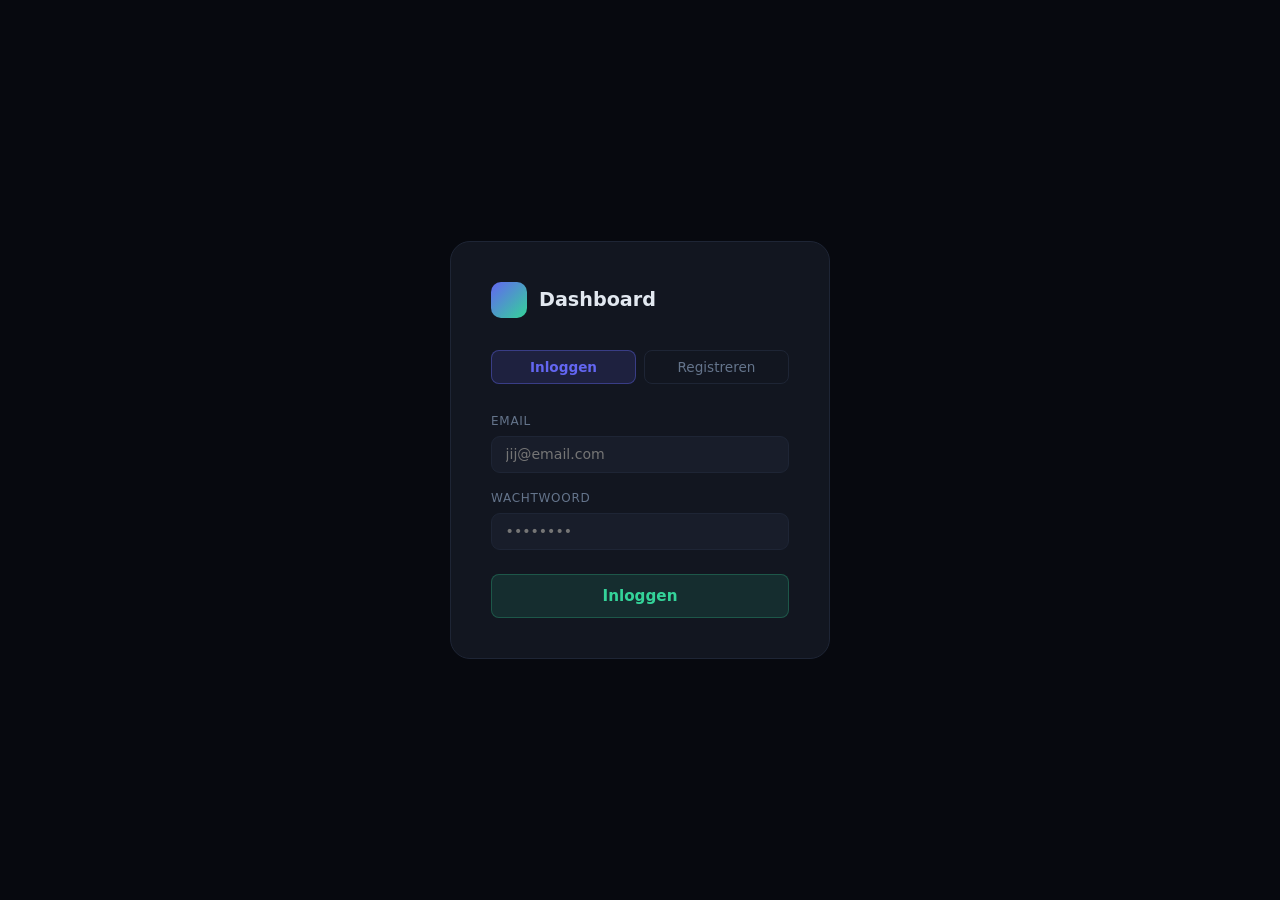
<file: index.html>
<!DOCTYPE html>
<html lang="nl">
<head>
  <meta charset="UTF-8"/>
  <meta http-equiv="refresh" content="0; url=login/login.html"/>
  <title>Dashboard</title>
</head>
<body>
  <script>window.location.href = 'login/login.html';</script>
</body>
</html>
</file>
<file: shared/theme.css>
/* ═══════════════════════════════════════════════════════════
   theme.css — Één bron van waarheid voor het hele dashboard
   Laad dit als EERSTE op elke pagina:
   <link rel="stylesheet" href="../shared/theme.css"/>
   ═══════════════════════════════════════════════════════════ */

/* ── DESIGN TOKENS ────────────────────────────────────────── */
:root {
  /* Achtergronden */
  --bg:          #07090f;
  --surface:     #0d1017;
  --card:        #121620;
  --card2:       #181d2a;

  /* Accentkleuren */
  --accent:      #6366f1;   /* paars  — primaire acties */
  --accent2:     #34d399;   /* groen  — positief / winst */
  --accent3:     #fbbf24;   /* geel   — watchlist / neutraal */
  --red:         #f87171;   /* rood   — verlies / gevaar */

  /* Tekst */
  --text:        #e2e8f0;
  --muted:       #64748b;

  /* Structuur */
  --border:      #1e2535;
  --radius:      14px;
  --radius-sm:   8px;
  --radius-pill: 999px;

  /* Layout */
  --sidebar:     200px;

  /* Typografie */
  --font:        'Segoe UI', system-ui, sans-serif;
}

/* ── RESET ────────────────────────────────────────────────── */
*, *::before, *::after { box-sizing: border-box; margin: 0; padding: 0; }
html { height: 100%; }
body {
  font-family: var(--font);
  background: var(--bg);
  color: var(--text);
  display: flex;
  min-height: 100vh;
  line-height: 1.5;
}

/* ── SCROLLBAR ────────────────────────────────────────────── */
::-webkit-scrollbar       { width: 5px; height: 5px; }
::-webkit-scrollbar-track { background: transparent; }
::-webkit-scrollbar-thumb { background: var(--border); border-radius: var(--radius-pill); }

/* ── SIDEBAR ──────────────────────────────────────────────── */
.sidebar {
  width: var(--sidebar);
  min-height: 100vh;
  background: var(--surface);
  border-right: 1px solid var(--border);
  display: flex;
  flex-direction: column;
  padding: 1.25rem 0.75rem;
  position: fixed;
  top: 0; left: 0; bottom: 0;
  z-index: 100;
  overflow-y: auto;
}
.logo              { display: flex; align-items: center; gap: 0.6rem; padding: 0.25rem 0.5rem; margin-bottom: 1.75rem; }
.logo-dot          { width: 28px; height: 28px; border-radius: var(--radius-sm); flex-shrink: 0; background: linear-gradient(135deg, var(--accent), var(--accent2)); }
.logo-naam         { font-weight: 700; font-size: 0.95rem; }
.nav-section       { font-size: 0.62rem; text-transform: uppercase; letter-spacing: 0.1em; color: var(--muted); margin: 1rem 0.5rem 0.4rem; }
.nav-btn           { display: flex; align-items: center; gap: 0.6rem; width: 100%; padding: 0.55rem 0.75rem; border-radius: 9px; border: none; background: none; color: var(--muted); font-size: 0.875rem; font-family: var(--font); cursor: pointer; text-align: left; text-decoration: none; transition: background 0.15s, color 0.15s; }
.nav-btn:hover     { background: var(--card); color: var(--text); }
.nav-btn.active    { background: rgba(99,102,241,0.15); color: var(--accent); font-weight: 600; }
.nav-btn .ni       { font-size: 1rem; width: 18px; text-align: center; flex-shrink: 0; }
.sidebar-bottom    { margin-top: auto; padding: 0.75rem 0.5rem; border-top: 1px solid var(--border); font-size: 0.72rem; color: var(--muted); }

/* ── MAIN LAYOUT ──────────────────────────────────────────── */
.main              { margin-left: var(--sidebar); flex: 1; padding: 1.75rem 2rem; }
.topbar            { display: flex; align-items: center; justify-content: space-between; margin-bottom: 1.75rem; gap: 1rem; }
.topbar h1         { font-size: 1.25rem; font-weight: 700; }
.topbar-right      { display: flex; align-items: center; gap: 0.75rem; flex-wrap: wrap; }
.date-pill         { background: var(--card); border: 1px solid var(--border); border-radius: var(--radius-pill); padding: 0.3rem 0.9rem; font-size: 0.78rem; color: var(--muted); }

/* ── GRIDS ────────────────────────────────────────────────── */
.g2                { display: grid; grid-template-columns: repeat(2, 1fr); gap: 1rem; margin-bottom: 1rem; }
.g3                { display: grid; grid-template-columns: repeat(3, 1fr); gap: 1rem; margin-bottom: 1rem; }
.g4                { display: grid; grid-template-columns: repeat(4, 1fr); gap: 1rem; margin-bottom: 1rem; }

/* ── CARDS ────────────────────────────────────────────────── */
.card              { background: var(--card); border: 1px solid var(--border); border-radius: var(--radius); padding: 1.25rem 1.4rem; }
.card-hd           { display: flex; align-items: center; justify-content: space-between; margin-bottom: 1rem; }
.card-title        { font-size: 0.7rem; text-transform: uppercase; letter-spacing: 0.08em; color: var(--muted); }
.stat-val          { font-size: 1.75rem; font-weight: 700; line-height: 1.1; margin-bottom: 0.2rem; }
.stat-sub          { font-size: 0.78rem; color: var(--muted); }

/* ── KLEUR HULPKLASSEN ────────────────────────────────────── */
.green             { color: var(--accent2); }
.red               { color: var(--red); }
.yellow            { color: var(--accent3); }
.purple            { color: var(--accent); }
.muted             { color: var(--muted); }

/* ── UTILITY ──────────────────────────────────────────────── */
.mb1               { margin-bottom: 1rem; }
.mb2               { margin-bottom: 2rem; }
.mt1               { margin-top: 1rem; }

/* ── NIEUWS BELL ────────────────────────────────────────── */
.nieuws-bell       { position: relative; display: inline-flex; align-items: center; justify-content: center; width: 36px; height: 36px; border-radius: var(--radius-sm); background: var(--card2); border: 1px solid var(--border); text-decoration: none; font-size: 1rem; cursor: pointer; transition: background 0.15s; }
.nieuws-bell:hover { background: var(--border); }
.nieuws-badge      { position: absolute; top: -6px; right: -6px; background: var(--red); color: #fff; font-size: 0.6rem; font-weight: 700; min-width: 16px; height: 16px; border-radius: var(--radius-pill); display: flex; align-items: center; justify-content: center; padding: 0 3px; }

/* ── TABELLEN ─────────────────────────────────────────────── */
table              { width: 100%; border-collapse: collapse; }
th                 { font-size: 0.68rem; text-transform: uppercase; letter-spacing: 0.07em; color: var(--muted); text-align: left; padding: 0.5rem 0.75rem; border-bottom: 1px solid var(--border); white-space: nowrap; }
td                 { padding: 0.75rem; font-size: 0.85rem; border-bottom: 1px solid var(--border); vertical-align: middle; }
tr:last-child td   { border-bottom: none; }
tbody tr:hover td  { background: var(--card2); }

/* ── BADGES & LABELS ──────────────────────────────────────── */
.ticker            { background: rgba(99,102,241,0.12); color: var(--accent); border-radius: 6px; padding: 0.15rem 0.5rem; font-size: 0.78rem; font-weight: 700; white-space: nowrap; }
.badge             { display: inline-flex; align-items: center; gap: 0.25rem; padding: 0.2rem 0.55rem; border-radius: var(--radius-pill); font-size: 0.72rem; font-weight: 700; }
.badge-buy         { background: rgba(52,211,153,0.12); color: var(--accent2); }
.badge-sell        { background: rgba(248,113,113,0.12); color: var(--red); }

/* ── KNOPPEN ──────────────────────────────────────────────── */
.btn               { display: inline-flex; align-items: center; gap: 0.35rem; padding: 0.45rem 1rem; border-radius: var(--radius-sm); border: 1px solid rgba(99,102,241,0.25); background: rgba(99,102,241,0.12); color: var(--accent); font-size: 0.8rem; font-weight: 600; font-family: var(--font); cursor: pointer; text-decoration: none; white-space: nowrap; transition: background 0.15s; }
.btn:hover         { background: rgba(99,102,241,0.25); }
.btn-green         { background: rgba(52,211,153,0.12);  color: var(--accent2); border-color: rgba(52,211,153,0.25); }
.btn-green:hover   { background: rgba(52,211,153,0.25); }
.btn-yellow        { background: rgba(251,191,36,0.12);  color: var(--accent3); border-color: rgba(251,191,36,0.25); }
.btn-yellow:hover  { background: rgba(251,191,36,0.25); }
.btn-red           { background: rgba(248,113,113,0.12); color: var(--red);     border-color: rgba(248,113,113,0.25); }
.btn-red:hover     { background: rgba(248,113,113,0.25); }
.btn-ghost         { background: var(--card2); color: var(--muted); border-color: var(--border); }
.btn-ghost:hover   { background: var(--border); color: var(--text); }

/* ── FORMULIEREN ──────────────────────────────────────────── */
.form-row                                          { margin-bottom: 1rem; }
.form-row label                                    { display: block; font-size: 0.75rem; color: var(--muted); margin-bottom: 0.35rem; text-transform: uppercase; letter-spacing: 0.06em; }
.form-row input,
.form-row select,
.form-row textarea                                 { width: 100%; background: var(--card2); border: 1px solid var(--border); border-radius: 9px; color: var(--text); padding: 0.6rem 0.85rem; font-size: 0.88rem; font-family: var(--font); transition: border-color 0.15s; }
.form-row input:focus,
.form-row select:focus,
.form-row textarea:focus                           { outline: none; border-color: var(--accent); }
.form-row select option                            { background: var(--card); }
.form-row textarea                                 { resize: vertical; min-height: 80px; }
.form-grid                                         { display: grid; grid-template-columns: 1fr 1fr; gap: 0.75rem; }

/* ── MODALS ───────────────────────────────────────────────── */
.modal-overlay     { display: none; position: fixed; inset: 0; background: rgba(0,0,0,0.75); z-index: 500; align-items: center; justify-content: center; padding: 1rem; }
.modal-overlay.open{ display: flex; }
.modal             { background: var(--card); border: 1px solid var(--border); border-radius: 18px; padding: 2rem; width: 480px; max-width: 100%; max-height: 90vh; overflow-y: auto; }
.modal h2          { font-size: 1.1rem; font-weight: 700; margin-bottom: 1.5rem; }
.modal-actions     { display: flex; gap: 0.75rem; margin-top: 1.5rem; justify-content: flex-end; }
.btn-cancel        { background: var(--card2); color: var(--muted); border: 1px solid var(--border); border-radius: var(--radius-sm); padding: 0.45rem 1rem; font-size: 0.8rem; cursor: pointer; font-family: var(--font); }
.btn-cancel:hover  { color: var(--text); }
.totaal-box        { background: var(--card2); border-radius: 10px; padding: 0.75rem 1rem; border: 1px solid var(--border); margin-top: 0.5rem; }

/* ── FEEDBACK STATES ──────────────────────────────────────── */
.loader            { display: flex; align-items: center; gap: 0.5rem; color: var(--muted); padding: 2rem; font-size: 0.85rem; }
.spin              { display: inline-block; animation: spin 1s linear infinite; }
@keyframes spin    { to { transform: rotate(360deg); } }
.leeg              { text-align: center; padding: 3rem; color: var(--muted); font-size: 0.9rem; }
.fout-banner       { background: rgba(248,113,113,0.1); border: 1px solid rgba(248,113,113,0.3); border-radius: 10px; padding: 0.75rem 1rem; font-size: 0.82rem; color: var(--red); margin-bottom: 1rem; }
.succes-banner     { background: rgba(52,211,153,0.1);  border: 1px solid rgba(52,211,153,0.3);  border-radius: 10px; padding: 0.75rem 1rem; font-size: 0.82rem; color: var(--accent2); margin-bottom: 1rem; }

/* ── NIEUWS BELL ─────────────────────────────────────────────── */
.nieuws-bell       { position: relative; display: inline-flex; align-items: center; justify-content: center; width: 36px; height: 36px; border-radius: var(--radius-sm); border: 1px solid var(--border); background: var(--card2); font-size: 1rem; text-decoration: none; cursor: pointer; transition: background 0.15s; }
.nieuws-bell:hover { background: var(--card); }
.nieuws-badge      { position: absolute; top: -6px; right: -6px; background: var(--red); color: #fff; border-radius: var(--radius-pill); font-size: 0.6rem; font-weight: 700; min-width: 16px; height: 16px; display: flex; align-items: center; justify-content: center; padding: 0 3px; border: 2px solid var(--bg); }

/* ── NIEUWS ITEMS ────────────────────────────────────────────── */
.nieuws-item       { display: flex; gap: 0.75rem; align-items: flex-start; padding: 0.85rem 0; border-bottom: 1px solid var(--border); cursor: pointer; transition: background 0.12s; border-radius: 6px; padding-left: 0.5rem; }
.nieuws-item:last-child { border-bottom: none; }
.nieuws-item:hover { background: var(--card2); }
.nieuws-item.ongelezen { border-left: 3px solid var(--accent); padding-left: calc(0.5rem - 3px); }
.nieuws-tags       { display: flex; gap: 0.3rem; flex-wrap: wrap; flex-shrink: 0; align-items: flex-start; }
.nieuws-sentiment  { font-size: 0.65rem; font-weight: 700; padding: 0.15rem 0.45rem; border-radius: var(--radius-pill); white-space: nowrap; }
.sentiment-positief { background: rgba(52,211,153,0.12); color: var(--accent2); }
.sentiment-negatief { background: rgba(248,113,113,0.12); color: var(--red); }
.sentiment-neutraal { background: rgba(99,102,241,0.12);  color: var(--accent); }
.nieuws-ticker-tag  { font-size: 0.65rem; font-weight: 700; padding: 0.15rem 0.45rem; border-radius: var(--radius-pill); background: rgba(251,191,36,0.12); color: var(--accent3); white-space: nowrap; }
.nieuws-titel      { font-size: 0.85rem; font-weight: 500; line-height: 1.45; margin-bottom: 0.2rem; color: var(--text); }
.nieuws-meta       { font-size: 0.72rem; color: var(--muted); }
</file>
<file: home/style.css>
/* home/style.css — alleen pagina-specifieke layout */
/* Alle kleuren, componenten en tokens komen uit ../shared/theme.css */
</file>
<file: autoinvest/style.css>
.intro-card p {
  color: var(--text);
  font-size: .9rem;
}

.intro-card code {
  background: var(--card2);
  border: 1px solid var(--border);
  border-radius: 6px;
  padding: .1rem .35rem;
}

.groep-card {
  overflow: hidden;
}

.groep-header {
  display: flex;
  justify-content: space-between;
  gap: 1rem;
  align-items: flex-start;
  margin-bottom: 1rem;
}

.groep-title-row {
  display: flex;
  align-items: center;
  gap: .75rem;
  flex-wrap: wrap;
}

.groep-title-row h2 {
  font-size: 1.1rem;
}

.groep-actions {
  display: flex;
  gap: .5rem;
  flex-wrap: wrap;
  justify-content: flex-end;
}

.ai-switch-wrap {
  display: inline-flex;
  align-items: center;
  gap: .45rem;
  background: var(--card2);
  border: 1px solid var(--border);
  border-radius: 999px;
  padding: .22rem .45rem;
}

.ai-switch-input {
  position: absolute;
  opacity: 0;
  width: 0;
  height: 0;
}

.ai-switch-slider {
  position: relative;
  width: 42px;
  height: 22px;
  border-radius: 999px;
  background: rgba(248,113,113,.35);
  border: 1px solid rgba(248,113,113,.45);
  transition: all .18s;
}

.ai-switch-slider::before {
  content: '';
  position: absolute;
  left: 2px;
  top: 2px;
  width: 16px;
  height: 16px;
  border-radius: 50%;
  background: #fff;
  transition: transform .18s;
}

.ai-switch-input:checked + .ai-switch-slider {
  background: rgba(52,211,153,.35);
  border-color: rgba(52,211,153,.5);
}

.ai-switch-input:checked + .ai-switch-slider::before {
  transform: translateX(20px);
}

.ai-switch-label {
  font-size: .75rem;
  font-weight: 700;
  min-width: 24px;
  text-transform: uppercase;
}

.status-pill {
  display: inline-flex;
  align-items: center;
  gap: .35rem;
  border-radius: var(--radius-pill);
  padding: .28rem .7rem;
  font-size: .72rem;
  font-weight: 700;
  text-transform: uppercase;
  letter-spacing: .06em;
  background: rgba(100,116,139,.12);
  color: var(--muted);
  border: 1px solid rgba(100,116,139,.2);
}

.status-pill.green {
  background: rgba(52,211,153,.12);
  color: var(--accent2);
  border-color: rgba(52,211,153,.24);
}

.status-pill.yellow {
  background: rgba(251,191,36,.12);
  color: var(--accent3);
  border-color: rgba(251,191,36,.24);
}

.status-pill.red {
  background: rgba(248,113,113,.12);
  color: var(--red);
  border-color: rgba(248,113,113,.24);
}

.holdings-strip {
  display: flex;
  gap: .65rem;
  flex-wrap: wrap;
  margin-bottom: 1rem;
}

.holding-chip {
  min-width: 170px;
  background: var(--card2);
  border: 1px solid var(--border);
  border-radius: 12px;
  padding: .7rem .85rem;
  display: grid;
  gap: .15rem;
}

.holding-chip strong {
  color: var(--text);
  font-size: .85rem;
}

.holding-chip span,
.holding-chip small {
  color: var(--muted);
  font-size: .76rem;
}

.plan-meta-grid {
  display: grid;
  grid-template-columns: repeat(4, minmax(0, 1fr));
  gap: .75rem;
  margin-bottom: 1rem;
}

.meta-pill {
  background: var(--card2);
  border: 1px solid var(--border);
  border-radius: 12px;
  padding: .8rem .95rem;
  display: grid;
  gap: .18rem;
}

.meta-pill span {
  color: var(--muted);
  font-size: .68rem;
  text-transform: uppercase;
  letter-spacing: .06em;
}

.meta-pill strong {
  font-size: .9rem;
}

.allocatie-lijst {
  display: grid;
  gap: .75rem;
}

.allocatie-rij,
.preview-row,
.alloc-input-row {
  display: flex;
  justify-content: space-between;
  gap: 1rem;
  align-items: center;
}

.allocatie-balk {
  width: 100%;
  height: 9px;
  border-radius: 999px;
  background: var(--card2);
  border: 1px solid var(--border);
  overflow: hidden;
  margin: .35rem 0;
}

.allocatie-balk span {
  display: block;
  height: 100%;
  width: var(--alloc-width, 0%);
  border-radius: 999px;
  background: linear-gradient(90deg, var(--accent), var(--accent2));
}

.allocatie-kop {
  display: flex;
  justify-content: space-between;
  align-items: center;
  gap: .75rem;
}

.allocatie-sub,
.history-detail span {
  color: var(--muted);
  font-size: .76rem;
}

.editor-card {
  border-top: 1px solid var(--border);
  padding-top: 1rem;
}

.toggle-row {
  display: flex;
  justify-content: space-between;
  gap: 1rem;
  align-items: center;
  flex-wrap: wrap;
}

.toggle-label {
  display: inline-flex;
  align-items: center;
  gap: .5rem;
  font-size: .85rem;
}

.alloc-input-wrap {
  display: flex;
  align-items: center;
  gap: .35rem;
  min-width: 140px;
}

.alloc-input-wrap input {
  width: 100%;
  background: var(--card2);
  border: 1px solid var(--border);
  border-radius: 9px;
  color: var(--text);
  padding: .55rem .75rem;
  font-size: .88rem;
}

/* Verberg browser spinner-pijltjes voor fijnere handmatige invoer */
.no-spin::-webkit-outer-spin-button,
.no-spin::-webkit-inner-spin-button {
  -webkit-appearance: none;
  margin: 0;
}

.no-spin {
  -moz-appearance: textfield;
  appearance: textfield;
}

.editor-actions {
  display: flex;
  justify-content: flex-end;
  gap: .75rem;
  margin-top: 1rem;
}

.leeg-state {
  background: var(--card2);
  border: 1px dashed var(--border);
  border-radius: 12px;
  padding: 1rem 1.1rem;
  color: var(--muted);
}

.history-detail {
  display: grid;
  gap: .1rem;
  margin-bottom: .45rem;
}

.history-detail:last-child {
  margin-bottom: 0;
}

@media (max-width: 1100px) {
  .plan-meta-grid {
    grid-template-columns: repeat(2, minmax(0, 1fr));
  }
}

@media (max-width: 820px) {
  .groep-header,
  .allocatie-rij,
  .preview-row,
  .alloc-input-row {
    flex-direction: column;
    align-items: stretch;
  }

  .groep-actions,
  .editor-actions {
    justify-content: flex-start;
  }

  .plan-meta-grid,
  .form-grid {
    grid-template-columns: 1fr;
  }
}
</file>
<file: financieel/style.css>
/* financieel/style.css — alleen pagina-specifieke layout */
/* Alle kleuren, componenten en tokens komen uit ../shared/theme.css */

/* Rekening stats - klikbaar voor toggle percentage */
.rekening-stats {
  cursor: pointer;
  transition: background-color 0.15s ease;
  padding: 0.5rem;
  border-radius: 6px;
  margin: -0.5rem;
}
.rekening-stats:hover {
  background-color: rgba(99,102,241,0.15);
}

/* Detail sectie die openklap per aandeel */
.periode-btns {
  display: flex;
  gap: 0.4rem;
  flex-wrap: wrap;
  margin-bottom: 1rem;
}
.periode-btn {
  background: var(--card2);
  border: 1px solid var(--border);
  border-radius: 6px;
  padding: 0.3rem 0.75rem;
  font-size: 0.75rem;
  color: var(--muted);
  cursor: pointer;
  font-family: var(--font);
  transition: all 0.15s;
}
.periode-btn.active {
  background: rgba(99,102,241,0.15);
  color: var(--accent);
  border-color: rgba(99,102,241,0.4);
}

/* Nieuw aandeel toevoegen rij */
.nieuw-aandeel-rij {
  display: flex;
  gap: 0.5rem;
  align-items: flex-end;
}
.nieuw-aandeel-rij input { flex: 1; }

/* Zoekresultaat dropdown */
.zoek-resultaat {
  display: none;
  background: var(--card2);
  border: 1px solid var(--border);
  border-radius: 10px;
  padding: 0.75rem 1rem;
  margin-top: 0.5rem;
}
</file>
<file: login/style.css>
/* login/style.css — alleen login-specifieke layout */
/* Alle kleuren, componenten en tokens komen uit ../shared/theme.css */

body {
  align-items: center;
  justify-content: center;
}

.login-box {
  width: 380px;
  max-width: 95vw;
  padding: 2.5rem;
  border-radius: 20px;
  background: var(--card);
  border: 1px solid var(--border);
}

.login-logo {
  display: flex;
  align-items: center;
  gap: 0.75rem;
  margin-bottom: 2rem;
}
.login-logo-dot {
  width: 36px;
  height: 36px;
  border-radius: 10px;
  background: linear-gradient(135deg, var(--accent), var(--accent2));
}
.login-logo span { font-size: 1.2rem; font-weight: 700; }

.tabs { display: flex; gap: 0.5rem; margin-bottom: 1.75rem; }
.tab {
  flex: 1;
  padding: 0.5rem;
  border: 1px solid var(--border);
  border-radius: var(--radius-sm);
  background: none;
  color: var(--muted);
  font-size: 0.85rem;
  cursor: pointer;
  font-family: var(--font);
  transition: all 0.15s;
}
.tab.active {
  background: rgba(99,102,241,0.15);
  color: var(--accent);
  border-color: rgba(99,102,241,0.4);
  font-weight: 600;
}
</file>
<file: nieuws/style.css>
/* nieuws/style.css — alleen nieuws-specifieke layout */

/* FILTER BALK */
.nieuws-filters {
  display: flex;
  align-items: center;
  gap: 0.5rem;
  flex-wrap: wrap;
}
.filter-btn {
  background: var(--card2);
  border: 1px solid var(--border);
  border-radius: 20px;
  padding: 0.35rem 0.85rem;
  font-size: 0.78rem;
  color: var(--muted);
  cursor: pointer;
  font-family: var(--font);
  transition: all 0.15s;
  white-space: nowrap;
}
.filter-btn:hover  { border-color: var(--accent); color: var(--accent); }
.filter-btn.active { background: rgba(99,102,241,0.15); color: var(--accent); border-color: rgba(99,102,241,0.4); font-weight: 600; }
.filter-btn.sentiment-pos.active { background: rgba(52,211,153,0.15); color: var(--accent2); border-color: rgba(52,211,153,0.4); }
.filter-btn.sentiment-neg.active { background: rgba(248,113,113,0.15); color: var(--red); border-color: rgba(248,113,113,0.4); }

/* DAG GROEPEN */
.nieuws-dag-groep  { margin-bottom: 1.5rem; }
.nieuws-dag-label  { font-size: 0.72rem; text-transform: uppercase; letter-spacing: 0.1em; color: var(--muted); margin-bottom: 0.5rem; padding: 0 0.25rem; }

/* NIEUWS ITEMS */
.nieuws-item {
  display: block;
  background: var(--card);
  border: 1px solid var(--border);
  border-radius: 10px;
  padding: 1rem 1.25rem;
  margin-bottom: 0.5rem;
  text-decoration: none;
  color: inherit;
  transition: border-color 0.15s, background 0.15s;
}
.nieuws-item:hover   { border-color: var(--accent); background: var(--card2); }
.nieuws-item.gelezen { opacity: 0.6; }

.nieuws-item-header {
  display: flex;
  align-items: center;
  justify-content: space-between;
  margin-bottom: 0.5rem;
  gap: 0.5rem;
}

/* TAGS */
.nieuws-tags   { display: flex; gap: 0.35rem; flex-wrap: wrap; }
.nieuws-tag    { font-size: 0.65rem; font-weight: 700; padding: 0.15rem 0.5rem; border-radius: var(--radius-pill); white-space: nowrap; }
.sentiment-pos { background: rgba(52,211,153,0.12);  color: var(--accent2); }
.sentiment-neg { background: rgba(248,113,113,0.12); color: var(--red); }
.sentiment-neu { background: rgba(99,102,241,0.12);  color: var(--accent); }
.ticker-tag    { background: rgba(99,102,241,0.15);  color: var(--accent); font-size: 0.7rem; }
.naam-tag      { background: rgba(251,191,36,0.12);  color: var(--accent3); }
.markt-tag     { background: var(--card2); color: var(--muted); }

/* CONTENT */
.nieuws-tijd        { font-size: 0.72rem; color: var(--muted); white-space: nowrap; flex-shrink: 0; }
.nieuws-titel       { font-size: 0.9rem; font-weight: 500; line-height: 1.45; margin-bottom: 0.35rem; color: var(--muted); }
.nieuws-titel.ongelezen { color: var(--text); font-weight: 600; }
.nieuws-samenvatting { font-size: 0.78rem; color: var(--muted); line-height: 1.5; margin-bottom: 0.35rem; }
.nieuws-bron        { font-size: 0.7rem; color: var(--muted); opacity: 0.6; }
</file>
<file: projecten/style.css>
/* projecten/style.css — alleen editor-specifieke layout */
/* Alle kleuren, componenten en tokens komen uit ../shared/theme.css */

/* Editor neemt het volledige scherm over */
body { overflow: hidden; }
.editor-wrap { display: flex; margin-left: var(--sidebar); height: 100vh; }

/* ── CANVAS GEBIED (midden) ── */
.canvas-gebied  { flex: 1; display: flex; flex-direction: column; background: var(--bg); overflow: hidden; }
.editor-topbar  { display: flex; align-items: center; gap: 0.75rem; padding: 0.75rem 1.25rem; background: var(--surface); border-bottom: 1px solid var(--border); flex-shrink: 0; }
.editor-topbar h2 { font-size: 0.95rem; font-weight: 700; flex: 1; }

.project-naam-input {
  background: var(--card2);
  border: 1px solid var(--border);
  border-radius: var(--radius-sm);
  color: var(--text);
  padding: 0.4rem 0.75rem;
  font-size: 0.9rem;
  font-family: var(--font);
  width: 220px;
}
.project-naam-input:focus { outline: none; border-color: var(--accent); }

.canvas-scroll  { flex: 1; overflow: auto; display: flex; align-items: flex-start; justify-content: center; padding: 1.5rem; }
.canvas {
  background: #1a1f2e;
  border: 2px dashed var(--border);
  border-radius: 16px;
  width: 100%;
  max-width: 1200px;
  min-height: calc(100vh - 120px);
  position: relative;
  flex-shrink: 0;
  box-shadow: 0 0 0 6px rgba(0,0,0,0.3);
}
.canvas.dragover        { border-color: var(--accent); box-shadow: 0 0 0 8px rgba(99,102,241,0.1); }
.canvas-leeg            { position: absolute; inset: 0; display: flex; flex-direction: column; align-items: center; justify-content: center; color: var(--muted); pointer-events: none; gap: 0.5rem; }
.canvas-leeg-icon       { font-size: 2.5rem; opacity: 0.3; }

/* ── CANVAS BLOKKEN ── */
.canvas-blok {
  position: absolute;
  cursor: move;
  user-select: none;
  border: 2px solid transparent;
  border-radius: 10px;
  transition: border-color 0.1s, box-shadow 0.1s;
  min-width: 120px;
  min-height: 48px;
}
.canvas-blok:hover  { border-color: rgba(99,102,241,0.5); }
.canvas-blok.actief { border-color: var(--accent); box-shadow: 0 0 0 3px rgba(99,102,241,0.25); z-index: 10; }

.resize-handle {
  position: absolute;
  right: -5px; bottom: -5px;
  width: 14px; height: 14px;
  background: var(--accent);
  border-radius: 3px;
  cursor: se-resize;
  opacity: 0;
  transition: opacity 0.15s;
}
.canvas-blok:hover .resize-handle,
.canvas-blok.actief .resize-handle { opacity: 1; }

/* ── PANEEL RECHTS ── */
.paneel-rechts  { width: 240px; background: var(--surface); border-left: 1px solid var(--border); display: flex; flex-direction: column; overflow-y: auto; flex-shrink: 0; height: 100vh; position: sticky; top: 0; }
.paneel-sectie  { padding: 0.75rem; border-bottom: 1px solid var(--border); }
.paneel-sectie h3 { font-size: 0.65rem; text-transform: uppercase; letter-spacing: 0.1em; color: var(--muted); margin-bottom: 0.6rem; }

.blok-optie {
  display: flex;
  align-items: center;
  gap: 0.6rem;
  padding: 0.55rem 0.65rem;
  background: var(--card);
  border: 1px solid var(--border);
  border-radius: var(--radius-sm);
  margin-bottom: 0.4rem;
  cursor: grab;
  font-size: 0.82rem;
  user-select: none;
  transition: border-color 0.15s, color 0.15s, transform 0.1s;
}
.blok-optie:hover  { border-color: var(--accent); color: var(--accent); transform: translateX(-2px); }
.blok-optie:active { cursor: grabbing; }
.blok-icoon        { font-size: 1rem; width: 20px; text-align: center; }

/* ── EIGENSCHAPPEN PANEEL ── */
.eigenschappen  { flex: 1; padding: 0.75rem; overflow-y: auto; }
.eigenschappen h3 { font-size: 0.65rem; text-transform: uppercase; letter-spacing: 0.1em; color: var(--muted); margin-bottom: 0.75rem; }

.eigen-rij      { margin-bottom: 0.65rem; }
.eigen-rij label { display: block; font-size: 0.7rem; color: var(--muted); margin-bottom: 0.2rem; text-transform: uppercase; letter-spacing: 0.05em; }
.eigen-rij input,
.eigen-rij select,
.eigen-rij textarea { width: 100%; background: var(--card2); border: 1px solid var(--border); border-radius: 7px; color: var(--text); padding: 0.4rem 0.6rem; font-size: 0.82rem; font-family: var(--font); }
.eigen-rij input:focus,
.eigen-rij select:focus,
.eigen-rij textarea:focus { outline: none; border-color: var(--accent); }
.eigen-rij textarea        { resize: vertical; min-height: 60px; }
.eigen-rij input[type=color] { padding: 0.2rem; height: 32px; cursor: pointer; }

.geen-selectie  { color: var(--muted); font-size: 0.82rem; text-align: center; padding: 1.5rem 0.5rem; }
</file>
<file: transacties/style.css>
/* transacties/style.css — alleen pagina-specifieke layout */
/* Alle kleuren, componenten en tokens komen uit ../shared/theme.css */

/* Filter balk bovenaan de transacties tabel */
.filter-balk {
  display: flex;
  gap: 0.5rem;
  align-items: flex-end;
  flex-wrap: wrap;
  margin-bottom: 1rem;
}
.filter-balk .form-row {
  margin: 0;
  min-width: 140px;
}
</file>
<file: watchlist/style.css>
/* watchlist/style.css — alleen pagina-specifieke layout */

/* KAARTEN GRID */
.watch-grid {
  display: grid;
  grid-template-columns: repeat(auto-fill, minmax(260px, 1fr));
  gap: 1rem;
}
.watch-card {
  background: var(--card2);
  border: 1px solid var(--border);
  border-radius: 14px;
  padding: 1.1rem 1.2rem;
  cursor: pointer;
  transition: border-color 0.2s, transform 0.15s;
}
.watch-card:hover { border-color: var(--accent3); transform: translateY(-2px); }
.w-header    { display: flex; align-items: flex-start; justify-content: space-between; margin-bottom: 0.5rem; }
.w-ticker    { font-size: 0.9rem; font-weight: 800; color: var(--accent3); letter-spacing: 0.04em; }
.w-prijs     { font-size: 0.85rem; font-weight: 700; }
.w-naam      { font-size: 0.82rem; font-weight: 600; margin-bottom: 0.3rem; }
.w-reden     { font-size: 0.75rem; color: var(--muted); line-height: 1.5; margin-bottom: 0.65rem; }
.w-tags      { display: flex; gap: 0.3rem; flex-wrap: wrap; margin-bottom: 0.5rem; }
.w-tag       { font-size: 0.65rem; font-weight: 700; padding: 0.15rem 0.45rem; border-radius: var(--radius-pill); background: rgba(251,191,36,0.1); color: var(--accent3); }
.w-tag.groei { background: rgba(52,211,153,0.1); color: var(--accent2); }
.w-tag.tech,
.w-tag.ai    { background: rgba(99,102,241,0.1); color: var(--accent); }
.w-footer    { display: flex; align-items: center; justify-content: space-between; margin-top: 0.6rem; padding-top: 0.6rem; border-top: 1px solid var(--border); }
.w-wijziging { font-size: 0.78rem; font-weight: 600; }
.nieuw-form  { display: flex; gap: 0.5rem; align-items: flex-end; flex-wrap: wrap; }
.nieuw-form .form-row { margin: 0; flex: 1; min-width: 160px; }

/* AI ADVIES */
.advies-samenvatting {
  font-size: 0.88rem;
  line-height: 1.6;
  color: var(--text);
  margin-bottom: 1rem;
  padding: 0.75rem 1rem;
  background: var(--card2);
  border-radius: 8px;
  border-left: 3px solid var(--accent);
}
.advies-waarschuwingen { margin-bottom: 1rem; }
.waarschuwing {
  font-size: 0.8rem;
  color: var(--accent3);
  background: rgba(251,191,36,0.08);
  border: 1px solid rgba(251,191,36,0.2);
  border-radius: 8px;
  padding: 0.5rem 0.75rem;
  margin-bottom: 0.4rem;
}
.advies-grid {
  display: grid;
  grid-template-columns: repeat(auto-fill, minmax(280px, 1fr));
  gap: 0.75rem;
}
.advies-kaart {
  background: var(--card2);
  border: 1px solid var(--border);
  border-radius: 10px;
  padding: 1rem;
}
.advies-kaart-header {
  display: flex;
  align-items: flex-start;
  justify-content: space-between;
  margin-bottom: 0.6rem;
  gap: 0.5rem;
}
.advies-actie        { font-size: 0.85rem; font-weight: 600; color: var(--text); margin-bottom: 0.4rem; }
.advies-onderbouwing { font-size: 0.78rem; color: var(--muted); line-height: 1.5; margin-bottom: 0.5rem; }
.advies-termijn      { font-size: 0.72rem; color: var(--muted); }
</file>
